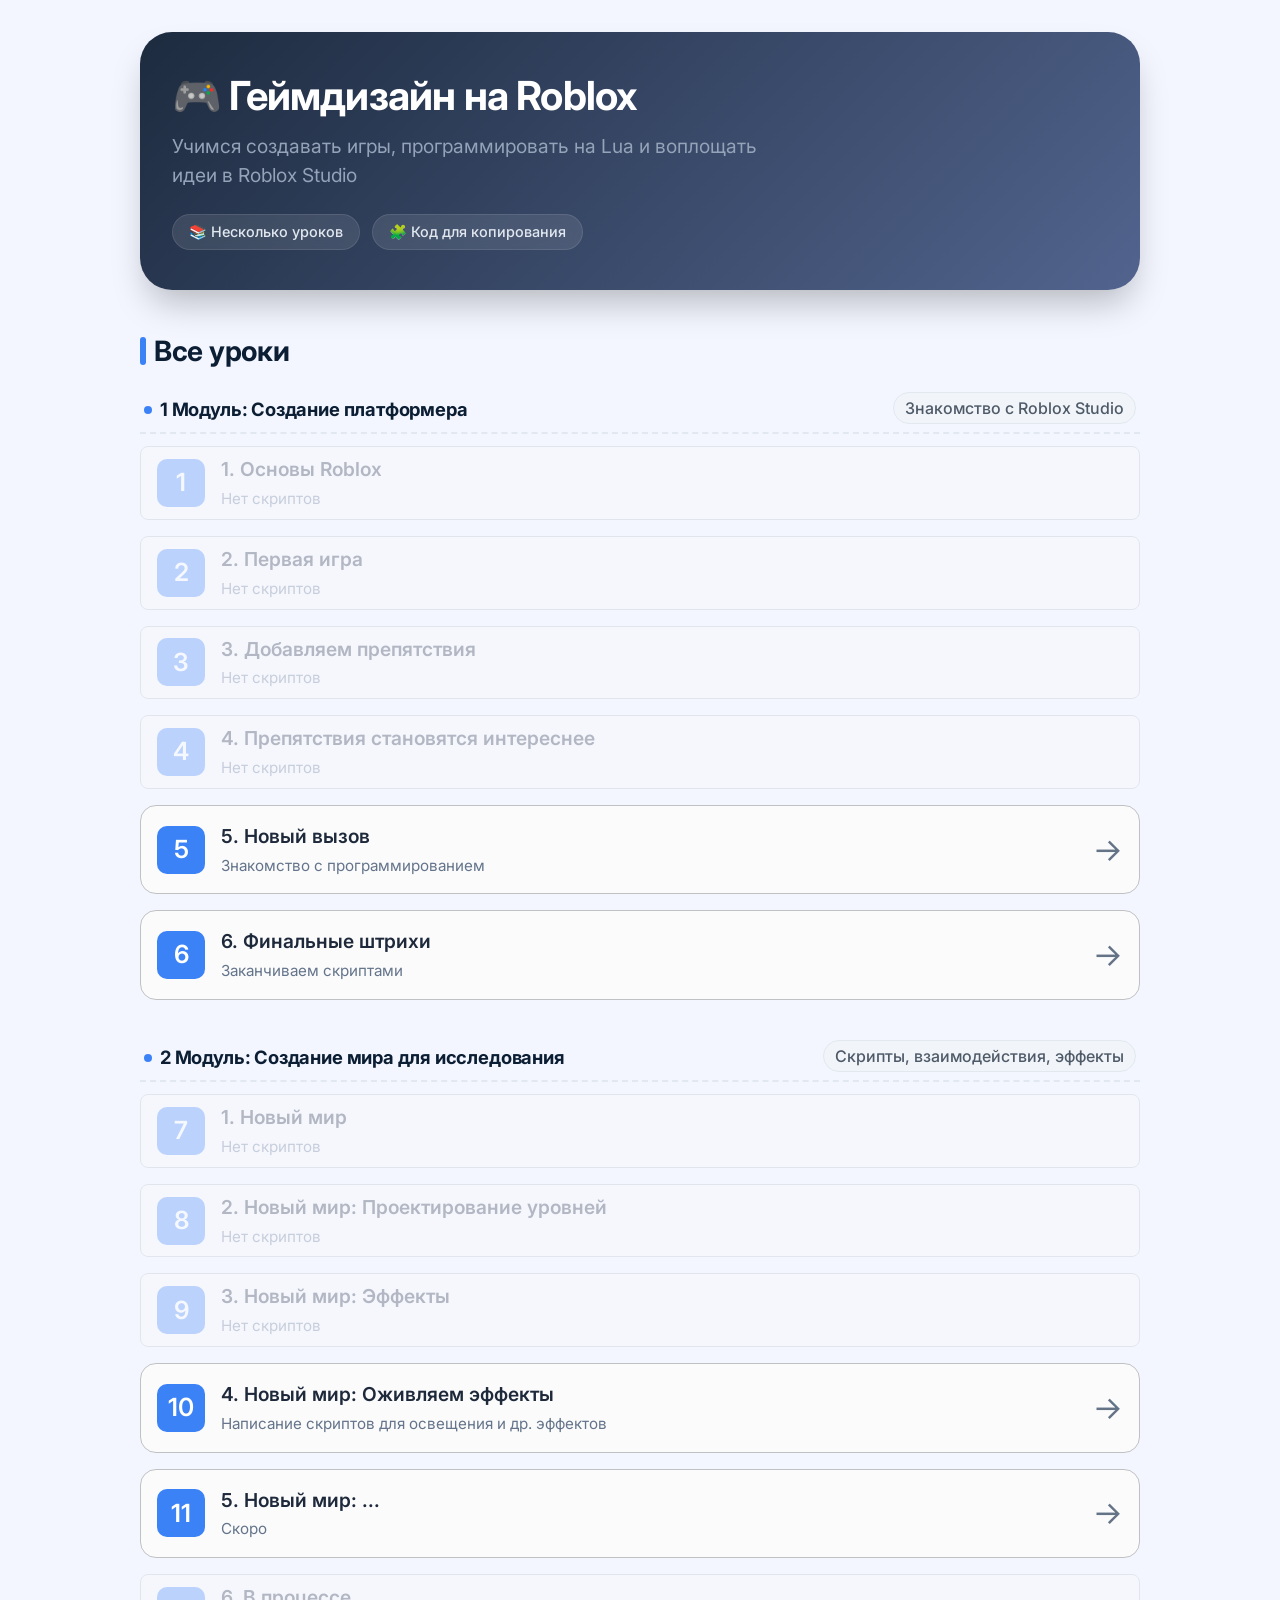
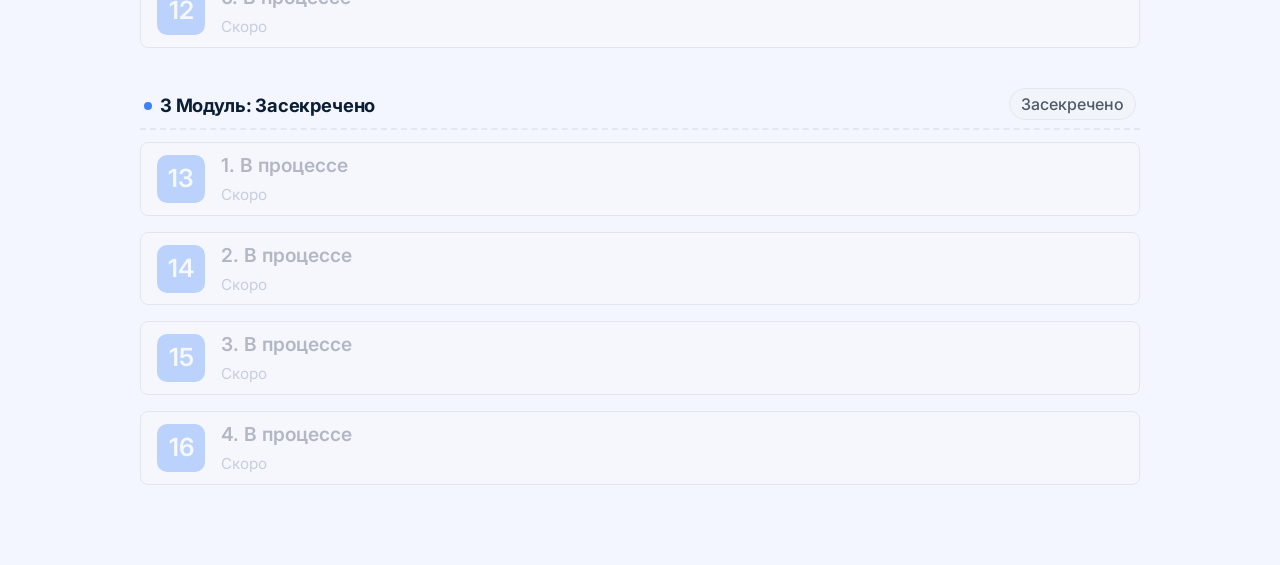
<file: index.html>
<!DOCTYPE html>
<html lang="ru">
<head>
  <meta charset="UTF-8">
  <meta name="viewport" content="width=device-width, initial-scale=1.0">
  <title>Геймдизайн на Roblox — уроки для юных создателей</title>
  <link rel="preconnect" href="https://fonts.googleapis.com">
  <link rel="preconnect" href="https://fonts.gstatic.com" crossorigin>
  <link href="https://fonts.googleapis.com/css2?family=Inter:opsz,wght@14..32,400;14..32,500;14..32,600;14..32,700&display=swap" rel="stylesheet">
  <link rel="stylesheet" href="css/style.css">
  <link rel="icon" type="image/png" href="logo-circle-tg.png">
</head>
<body>
  <div class="container">

    <header class="hero">
      <h1>🎮 Геймдизайн на Roblox</h1>
      <p class="subhead">Учимся создавать игры, программировать на Lua и воплощать идеи в Roblox Studio</p>
      <div class="badge-list">
        <span class="badge">📚 Несколько уроков</span>
        <span class="badge">🧩 Код для копирования</span>
      </div>
    </header>

    <section class="section">
      <h2 class="section-title">Все уроки</h2>

      <div class="topic-list">

        <!-- ПОДТЕМА 1 -->
        <section class="topic-block">
          <header class="topic-header">
            <h3 class="topic-title">1 Модуль: Создание платформера</h3>
            <span class="topic-range">Знакомство с Roblox Studio</span>
          </header>
          <div class="lesson-list">
            <a class="lesson-item lesson-item--disabled" href="#">
              <span class="lesson-item__num">1</span>
              <div class="lesson-item__body">
                <h3>1. Основы Roblox</h3>
                <p>Нет скриптов</p>
              </div>
            </a>
            <a class="lesson-item lesson-item--disabled" href="#">
              <span class="lesson-item__num">2</span>
              <div class="lesson-item__body">
                <h3>2. Первая игра</h3>
                <p>Нет скриптов</p>
              </div>
            </a>
            <a class="lesson-item lesson-item--disabled" href="#">
              <span class="lesson-item__num">3</span>
              <div class="lesson-item__body">
                <h3>3. Добавляем препятствия</h3>
                <p>Нет скриптов</p>
              </div>
            </a>
            <a class="lesson-item lesson-item--disabled" href="#">
              <span class="lesson-item__num">4</span>
              <div class="lesson-item__body">
                <h3>4. Препятствия становятся интереснее</h3>
                <p>Нет скриптов</p>
              </div>
            </a>
            <a class="lesson-item" href="lessons/lesson-05.html">
              <span class="lesson-item__num">5</span>
              <div class="lesson-item__body">
                <h3>5. Новый вызов</h3>
                <p>Знакомство с программированием</p>
              </div>
              <span class="lesson-item__arrow">→</span>
            </a>
            <a class="lesson-item" href="lessons/lesson-06.html">
              <span class="lesson-item__num">6</span>
              <div class="lesson-item__body">
                <h3>6. Финальные штрихи</h3>
                <p>Заканчиваем скриптами</p>
              </div>
              <span class="lesson-item__arrow">→</span>
            </a>
          </div>
        </section>

        <!-- ПОДТЕМА 2 -->
        <section class="topic-block">
          <header class="topic-header">
            <h3 class="topic-title">2 Модуль: Создание мира для исследования</h3>
            <span class="topic-range">Скрипты, взаимодействия, эффекты</span>
          </header>
          <div class="lesson-list">
            <a class="lesson-item lesson-item--disabled" href="#">
              <span class="lesson-item__num">7</span>
              <div class="lesson-item__body">
                <h3>1. Новый мир</h3>
                <p>Нет скриптов</p>
              </div>
            </a>
            <a class="lesson-item lesson-item--disabled" href="#">
              <span class="lesson-item__num">8</span>
              <div class="lesson-item__body">
                <h3>2. Новый мир: Проектирование уровней</h3>
                <p>Нет скриптов</p>
              </div>
            </a>
            <a class="lesson-item lesson-item--disabled" href="#">
              <span class="lesson-item__num">9</span>
              <div class="lesson-item__body">
                <h3>3. Новый мир: Эффекты</h3>
                <p>Нет скриптов</p>
              </div>
            </a>
            <a class="lesson-item" href="lessons/lesson-10.html">
              <span class="lesson-item__num">10</span>
              <div class="lesson-item__body">
                <h3>4. Новый мир: Оживляем эффекты</h3>
                <p>Написание скриптов для освещения и др. эффектов</p>
              </div>
              <span class="lesson-item__arrow">→</span>
            </a>
            <a class="lesson-item" href="lessons/lesson-11.html">
              <span class="lesson-item__num">11</span>
              <div class="lesson-item__body">
                <h3>5. Новый мир: ...</h3>
                <p>Скоро</p>
              </div>
              <span class="lesson-item__arrow">→</span>
            </a>
            <a class="lesson-item lesson-item--disabled" href="#">
              <span class="lesson-item__num">12</span>
              <div class="lesson-item__body">
                <h3>6. В процессе</h3>
                <p>Скоро</p>
              </div>
            </a>
          </div>
        </section>

        <!-- ПОДТЕМА 3 — занятие 7 является первым в этой подтеме -->
        <section class="topic-block">
          <header class="topic-header">
            <h3 class="topic-title">3 Модуль: Засекречено</h3>
            <span class="topic-range">Засекречено</span>
          </header>
          <div class="lesson-list">
            <a class="lesson-item lesson-item--disabled" href="#">
              <span class="lesson-item__num">13</span>
              <div class="lesson-item__body">
                <h3>1. В процессе</h3>
                <p>Скоро</p>
              </div>
            </a>
            <a class="lesson-item lesson-item--disabled" href="#">
              <span class="lesson-item__num">14</span>
              <div class="lesson-item__body">
                <h3>2. В процессе</h3>
                <p>Скоро</p>
              </div>
            </a>
            <a class="lesson-item lesson-item--disabled" href="#">
              <span class="lesson-item__num">15</span>
              <div class="lesson-item__body">
                <h3>3. В процессе</h3>
                <p>Скоро</p>
              </div>
            </a>
            <a class="lesson-item lesson-item--disabled" href="#">
              <span class="lesson-item__num">16</span>
              <div class="lesson-item__body">
                <h3>4. В процессе</h3>
                <p>Скоро</p>
              </div>
            </a>
          </div>
        </section>

      </div>
    </section>

  </div>
</body>
</html>
</file>
<file: css/style.css>
/* ===== БАЗА ===== */
* {
    margin: 0;
    padding: 0;
    box-sizing: border-box;
  }
  html {
    scroll-behavior: smooth;
  }
  body {
    font-family: 'Inter', system-ui, -apple-system, sans-serif;
    background: #f3f6ff;
    color: #0f172a;
    line-height: 1.5;
    padding: 2rem 1.5rem;
  }
  
  .container {
    max-width: 1000px;
    margin: 0 auto;
  }
  
  /* ===== ОБЩИЕ КОМПОНЕНТЫ ===== */
  .section {
    margin-bottom: 3rem;
  }
  
  .section-title {
    font-size: 1.75rem;
    font-weight: 700;
    letter-spacing: -0.01em;
    margin-bottom: 1.25rem;
    display: flex;
    align-items: center;
    gap: 0.5rem;
    color: #0b1e33;
  }
  
  .section-title::before {
    content: '';
    display: inline-block;
    width: 6px;
    height: 1.75rem;
    background: #3b82f6;
    border-radius: 4px;
  }
  
  /* ===== ХЕДЕР ===== */
  .hero {
    background: linear-gradient(135deg, #1d2b3f 0%, #52648e 100%);
    color: white;
    border-radius: 2rem;
    padding: 2.5rem 2rem;
    margin-bottom: 2.5rem;
    box-shadow: 0 20px 35px -8px rgba(0, 0, 0, 0.25);
  }
  
  .hero h1 {
    font-size: 2.5rem;
    font-weight: 700;
    letter-spacing: -0.02em;
    line-height: 1.2;
    margin-bottom: 0.75rem;
  }
  
  .hero .subhead {
    font-size: 1.2rem;
    color: #94a3b8;
    max-width: 600px;
    font-weight: 400;
  }
  
  .badge-list {
    display: flex;
    flex-wrap: wrap;
    gap: 0.75rem;
    margin-top: 1.5rem;
  }
  
  .badge {
    background: rgba(255, 255, 255, 0.1);
    backdrop-filter: blur(4px);
    padding: 0.4rem 1rem;
    border-radius: 40px;
    font-size: 0.9rem;
    font-weight: 500;
    color: #e2e8f0;
    border: 1px solid rgba(255, 255, 255, 0.1);
  }
  
  /* ===== НАВИГАЦИЯ СВЕРХУ ===== */
  .breadcrumbs {
    margin-bottom: 1.25rem;
    font-size: 0.9rem;
    display: flex;
    align-items: center;
    flex-wrap: wrap;
    gap: 0.5rem;
  }
  
  .breadcrumbs a {
    display: inline-flex;
    align-items: center;
    gap: 0.4rem;
    padding: 0.45rem 1rem;
    border-radius: 2rem;
    border: 1.5px solid #cbd5e1;
    background: #ffffff;
    color: #1e293b;
    font-size: 0.9rem;
    font-weight: 600;
    text-decoration: none;
    transition: background 0.15s, border-color 0.15s, color 0.15s, transform 0.1s, box-shadow 0.15s;
    box-shadow: 0 1px 2px rgba(0, 0, 0, 0.04);
  }
  
  .breadcrumbs a:hover {
    background: #eff6ff;
    border-color: #3b82f6;
    color: #1d4ed8;
    box-shadow: 0 4px 10px -4px rgba(59, 130, 246, 0.35);
    text-decoration: none;
  }
  
  .breadcrumbs a:active {
    transform: scale(0.97);
  }
  
  /* ===== МАТЕРИАЛЫ К УРОКУ ===== */
  .downloads {
    background: #ffffff;
    border: 1px solid #e9eef3;
    border-radius: 1.5rem;
    padding: 1.5rem 1.75rem 1.75rem;
    margin-bottom: 2rem;
    box-shadow: 0 4px 14px -6px rgba(0, 0, 0, 0.06);
  }
  
  .downloads__title {
    display: flex;
    align-items: center;
    gap: 0.6rem;
    font-size: 1.15rem;
    font-weight: 700;
    color: #0b1e33;
    margin-bottom: 0.4rem;
  }
  
  .downloads__icon {
    font-size: 1.25rem;
    line-height: 1;
  }
  
  .downloads__hint {
    font-size: 0.9rem;
    color: #64748b;
    margin-bottom: 1.1rem;
  }
  
  .downloads__list {
    display: flex;
    flex-direction: column;
    gap: 0.75rem;
  }
  
  /* Карточка-ссылка на файл */
  .download-item {
    display: flex;
    align-items: center;
    gap: 1rem;
    padding: 0.85rem 1.1rem;
    border: 1.5px solid #e2e8f0;
    border-radius: 1rem;
    background: #f9fcff;
    text-decoration: none;
    color: inherit;
    transition: border-color 0.15s, background 0.15s, box-shadow 0.15s, transform 0.1s;
  }
  
  .download-item:hover {
    border-color: #3b82f6;
    background: #eff6ff;
    box-shadow: 0 6px 14px -8px rgba(59, 130, 246, 0.4);
  }
  
  .download-item:active {
    transform: scale(0.995);
  }
  
  .download-item__icon {
    font-size: 1.4rem;
    flex-shrink: 0;
    width: 2.2rem;
    text-align: center;
  }
  
  .download-item__body {
    flex: 1;
    min-width: 0;
  }
  
  .download-item__name {
    font-size: 0.98rem;
    font-weight: 600;
    color: #1e293b;
    margin-bottom: 0.1rem;
    white-space: nowrap;
    overflow: hidden;
    text-overflow: ellipsis;
  }
  
  .download-item__meta {
    font-size: 0.8rem;
    color: #64748b;
  }
  
  /* Кнопка «Скачать ↓» внутри карточки */
  .download-item__action {
    flex-shrink: 0;
    display: inline-flex;
    align-items: center;
    gap: 0.3rem;
    padding: 0.45rem 0.95rem;
    border-radius: 2rem;
    background: #3b82f6;
    color: #ffffff;
    font-size: 0.85rem;
    font-weight: 600;
    border: 1.5px solid #3b82f6;
    transition: background 0.15s, border-color 0.15s, box-shadow 0.15s;
  }
  
  .download-item:hover .download-item__action {
    background: #2563eb;
    border-color: #2563eb;
    box-shadow: 0 4px 10px -4px rgba(37, 99, 235, 0.5);
  }
  .task-link {
    display: inline-flex;
    align-items: center;
    gap: 1rem;
    color: #3b82f6;
    font-weight: 600;
    text-decoration: none;
    border-bottom: 2px dashed #93c5fd;
    transition: color 0.15s, border-color 0.15s;
  }
  
  .task-link:hover {
    color: #1d4ed8;
    border-bottom-color: #1d4ed8;
  }
  
  
  /* ===== СПИСОК УРОКОВ (главная) ===== */
  .lesson-list {
    display: flex;
    flex-direction: column;
    gap: 1rem;
  }
  
  .lesson-item {
    display: flex;
    align-items: center;
    gap: 1rem;
    background: rgb(251, 251, 251);
    padding: 1rem 1rem;
    border-radius: 1rem;
    border: 1px solid #bfc1c3;
    text-decoration: none;
    color: inherit;
    transition: box-shadow 0.2s, border-color 0.2s, transform 0.1s;
  }
  
  .lesson-item:hover {
    box-shadow: 0 10px 20px -8px rgba(0, 0, 0, 0.2);
    border-color: #506074;
    background: rgb(255, 255, 255);
  }
  
  .lesson-item--disabled {
    opacity: 0.3;
    pointer-events: none;
    padding: 0.5rem 1rem;
    border-radius: 0.5rem;
  }
  
  .lesson-item__num {
    background: #3b82f6;
    color: white;
    width: 3rem;
    height: 3rem;
    font-size: 25px;
    border-radius: 10px;
    display: inline-flex;
    align-items: center;
    justify-content: center;
    font-weight: 600;
    flex-shrink: 0;
  }
  
  .lesson-item__body {
    flex: 1;
  }
  
  .lesson-item__body h3 {
    font-size: 1.2rem;
    font-weight: 600;
    color: #1e293b;
    margin-bottom: 0.25rem;
  }
  
  .lesson-item__body p {
    font-size: 0.95rem;
    color: #64748b;
  }
  
  .lesson-item__arrow {
    color: #657387;
    font-size: 2rem;
  }
  
  /* ===== КАРТОЧКИ ЗАДАНИЙ ===== */
  .task-grid {
    display: flex;
    flex-direction: column;
    gap: 2rem;
  }
  
  .task-card {
    background: white;
    border-radius: 1.5rem;
    box-shadow: 0 8px 20px -6px rgba(0, 0, 0, 0.08), 0 4px 12px -2px rgba(0, 0, 0, 0.03);
    border: 1px solid #e9eef3;
    overflow: hidden;
    transition: box-shadow 0.2s ease;
  }
  
  .task-card:hover {
    box-shadow: 0 18px 30px -10px rgba(0, 0, 0, 0.12);
  }
  
  .task-header {
    padding: 1.25rem 1.75rem;
    background: #f9fcff;
    border-bottom: 1px solid #e9eef3;
    display: flex;
    flex-wrap: wrap;
    align-items: center;
    justify-content: space-between;
    gap: 1rem;
  }
  
  .task-header h2 {
    font-size: 1.4rem;
    font-weight: 600;
    color: #1e293b;
    display: flex;
    align-items: center;
    gap: 0.75rem;
  }
  
  .task-number {
    background: #3b82f6;
    color: white;
    font-size: 25px;
    font-weight: 600;
    width: 3rem;
    height: 3rem;
    display: inline-flex;
    align-items: center;
    justify-content: center;
    border-radius: 10px;
    flex-shrink: 0;
  }
  
  .task-desc {
    font-size: 1rem;
    color: #475569;
    max-width: 70%;
  }
  
  /* ===== БЛОК КОДА ===== */
  .code-block-wrapper {
    padding: 1.5rem 1.75rem 1.75rem;
    background: #ffffff;
  }
  
  .code-label {
    display: flex;
    justify-content: space-between;
    align-items: center;
    margin-bottom: 0.75rem;
    gap: 1rem;
  }
  
  .code-label span {
    font-size: 0.85rem;
    letter-spacing: 0.03em;
    font-weight: 600;
    color: #64748b;
  }
  
  .copy-button {
    background: #eef2f6;
    border: 1px solid #dae2ed;
    padding: 0.5rem 1rem;
    border-radius: 2rem;
    font-size: 0.85rem;
    font-weight: 600;
    color: #1e293b;
    display: inline-flex;
    align-items: center;
    gap: 0.5rem;
    cursor: pointer;
    transition: background 0.15s, color 0.15s, transform 0.1s;
  }
  
  .copy-button:hover {
    background: #3b82f6;
    color: white;
    border-color: #3b82f6;
  }
  
  .copy-button:active {
    transform: scale(0.97);
  }
  
  .copy-button.copied {
    background: #10b981;
    color: white;
    border-color: #10b981;
  }
  
  pre {
    background: #0d1b2a;
    border-radius: 1rem;
    padding: 1.5rem 1.75rem;
    overflow-x: auto;
    font-family: 'Fira Code', 'JetBrains Mono', 'Cascadia Code', 'Consolas', monospace;
    font-size: 0.95rem;
    line-height: 1.6;
    color: #e2e8f0;
    border: 1px solid #1e2a3a;
    tab-size: 4;
  }
  
  code {
    font-family: inherit;
  }
  
  pre::-webkit-scrollbar {
    height: 8px;
  }
  pre::-webkit-scrollbar-track {
    background: #1e293b;
    border-radius: 4px;
  }
  pre::-webkit-scrollbar-thumb {
    background: #475569;
    border-radius: 4px;
  }
  
  /* ===== ФУТЕР / НАВИГАЦИЯ ===== */
  .footer-nav {
    margin-top: 2.5rem;
    padding-top: 1.5rem;
    border-top: 2px solid #e2e8f0;
    display: flex;
    justify-content: space-between;
    align-items: center;
    flex-wrap: wrap;
    gap: 0.75rem;
  }
  
  .footer-nav a {
    display: inline-flex;
    align-items: center;
    gap: 0.5rem;
    padding: 0.6rem 1.2rem;
    border-radius: 2rem;
    border: 1.5px solid #cbd5e1;
    background: #ffffff;
    color: #1e293b;
    font-size: 0.9rem;
    font-weight: 600;
    text-decoration: none;
    transition: background 0.15s, border-color 0.15s, color 0.15s, transform 0.1s, box-shadow 0.15s;
    box-shadow: 0 1px 2px rgba(0, 0, 0, 0.04);
  }
  
  .footer-nav a:hover {
    background: #eff6ff;
    border-color: #3b82f6;
    color: #1d4ed8;
    box-shadow: 0 4px 10px -4px rgba(59, 130, 246, 0.35);
    text-decoration: none; /* отключаем старое подчёркивание */
  }
  
  .footer-nav a:active {
    transform: scale(0.97);
  }
  
  /* ===== МОБИЛЬНАЯ АДАПТИВНОСТЬ ===== */
  @media (max-width: 640px) {
    body {
      padding: 1rem;
    }
  
    .hero {
      padding: 1.75rem 1.25rem;
    }
  
    .hero h1 {
      font-size: 1.9rem;
    }
  
    .task-header {
      flex-direction: column;
      align-items: flex-start;
      padding: 1rem 1.25rem;
    }
  
    .task-desc {
      max-width: 100%;
    }
  
    .code-block-wrapper {
      padding: 1rem 1.25rem 1.25rem;
    }
  
    pre {
      padding: 1rem;
      font-size: 0.85rem;
    }
  
    .task-header h2 {
      font-size: 1.2rem;
    }
  
    .lesson-item {
      padding: 1rem;
    }
  }
  /* ===== ПОДТЕМЫ ===== */
  .topic-list {
    display: flex;
    flex-direction: column;
    gap: 2.5rem;
  }
  
  .topic-block {
    display: flex;
    flex-direction: column;
    gap: 0.75rem;
  }
  
  .topic-header {
    display: flex;
    align-items: baseline;
    justify-content: space-between;
    flex-wrap: wrap;
    gap: 0.5rem;
    padding: 0 0.25rem 0.5rem;
    border-bottom: 2px dashed #e2e8f0;
  }
  
  .topic-title {
    font-size: 1.15rem;
    font-weight: 700;
    color: #0b1e33;
    letter-spacing: -0.01em;
    display: flex;
    align-items: center;
    gap: 0.5rem;
  }
  
  .topic-title::before {
    content: '';
    width: 8px;
    height: 8px;
    background: #3b82f6;
    border-radius: 50%;
    display: inline-block;
  }
  
  .topic-range {
    font-size: 1rem;
    font-weight: 500;
    color: #4f5a68;
    background: #f1f5f9;
    padding: 0.2rem 0.7rem;
    border-radius: 40px;
    border: 1px solid #e2e8f0;
    white-space: nowrap;
  }
  
  /* ===== МОБИЛЬНАЯ АДАПТИВНОСТЬ (дополнение к существующему блоку) ===== */
  @media (max-width: 640px) {
    .topic-header {
      flex-direction: column;
      align-items: flex-start;
    }
  
    .topic-title {
      font-size: 1.05rem;
    }
  }
</file>
